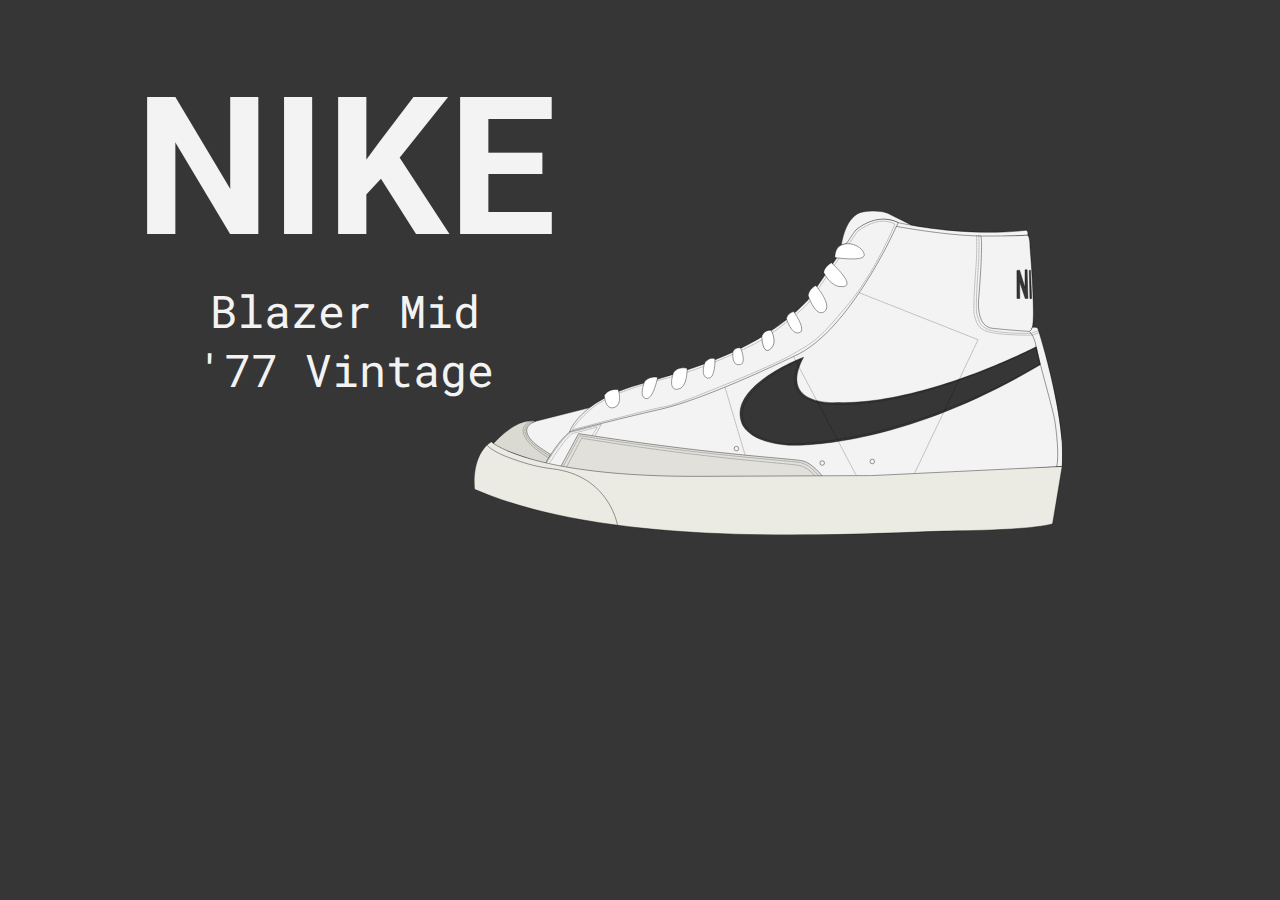
<file: index.html>
<!DOCTYPE html>
<html lang="en">

<head>
  <meta charset="UTF-8">
  <meta name="google-site-verification" content="hizk0LXKWCgUdxzpJ-cSbVB__upzKuSx_TGJQLwYn7U" />
  <meta name="viewport" content="width=device-width, initial-scale=1.0">

  <link href="https://fonts.googleapis.com/css2?family=Roboto:wght@900&display=swap" rel="stylesheet">
  <link href="https://fonts.googleapis.com/css2?family=Roboto+Mono:wght@100&family=Roboto:wght@900&display=swap"
    rel="stylesheet">
  <script src="main.js"></script>
  <link rel="stylesheet" href="https://cdnjs.cloudflare.com/ajax/libs/font-awesome/4.7.0/css/font-awesome.min.css">

  <link rel="stylesheet" href="css/main.css">
  <title>Nike Blazer '77 Vintage</title>

</head>

<body>

  <div class="container">
    <div class="hometxt">
      <h1>NIKE</h1>
      <p>Blazer Mid <br>'77 Vintage</p>
    </div>

    <div class="homesvg">
      <?xml version="1.0" encoding="UTF-8"?>
      <svg version="1.1" viewBox="0 0 191.68 105.59" xmlns="http://www.w3.org/2000/svg"
        xmlns:cc="http://creativecommons.org/ns#" xmlns:dc="http://purl.org/dc/elements/1.1/"
        xmlns:rdf="http://www.w3.org/1999/02/22-rdf-syntax-ns#">
        <metadata>
          <rdf:RDF>
            <cc:Work rdf:about="">
              <dc:format>image/svg+xml</dc:format>
              <dc:type rdf:resource="http://purl.org/dc/dcmitype/StillImage" />
              <dc:title />
            </cc:Work>
          </rdf:RDF>
        </metadata>
        <g transform="translate(-7.6676 -29.096)">
          <a href="about.html">
            <path id="colour"
              d="m188.99 48.056 0.51783 10.39-1.2194 9.438 2.8898 4.8443 1.4366 6.214-1.8709 1.8041s-54.189 36.95-96.083 21.782c0 0-9.4881-18.976 16.303-27.529 0 0 8.345-2.8143 7.9198 10.887s68.603-13.418 68.603-13.418l-3.8252-14.758-0.0167-9.7553z"
              fill="#363636" />
          </a>
          <path d="m127.26 40.25s1.1766-10.1 7.3803-10.876c6.2037-0.77689 8.3964 0.86829 8.3964 0.86829l7.6115 3.7552z"
            fill="#f3f3f3" stroke="#000" stroke-width=".13842px" />
          <path
            d="m131.79 35.566s7.1028-6.2129 14.011-2.6211c0 0 21.308 4.87 41.63 2.4754 0 0 0.92778 0.503 0.45302 1.6179 0 0-42.942 2.1217-41.409 1.8242 1.533-0.29745-14.183-1.5007-14.183-1.5007z"
            fill="#f3f3f3" stroke="#000" stroke-width=".12813px" />
          <path d="m27.706 97.613 18.959-4.7748 2.3796 10.159-19.678 10.891-8.5118-13.912 6.8504-2.3641" fill="#f3f3f3"
            stroke="#000" stroke-width=".12813px" />
          <path transform="matrix(.26458 0 0 .26458 7.6676 29.096)"
            d="m681.12 30.016c-2.9815 0.07759-6.9679 0.35613-13.461 0.57031-18.86 0.62214-49.646 0.4082-49.646 0.4082l-11.984 121.45 66.164 10.762s10.159-5.9105 14.656-19.314c4.4968-13.404-2.7656-100.06-2.7656-100.06 0.08651-12.367-2.9629-13.812-2.9629-13.812zm-3.0664 42.59h2.5684l0.91602 35.162-3.2402 0.12304-6.9102-20.67 0.1836 20.607-3.4863 0.1836-0.06055-34.672 3.3027-0.30664 6.6035 21.404 0.12305-21.832zm6.6992 0.5957 1.4707 34.68-2.1621 0.17187-0.86523-34.678 1.5566-0.17383z"
            fill="#f3f3f3" stroke="#000" stroke-width=".48429px" />
          <path
            d="m27.706 97.613s-9.0604 2.7262 4.9833 10.816l-1.949 3.2404-10.719-3.8148-6.6497-2.2489s7.6852-9.4811 14.335-7.9926z"
            fill="#dadad2" stroke="#000" stroke-width=".12813px" />
          <path transform="matrix(.26458 0 0 .26458 7.6676 29.096)"
            d="m519.2 19.008s-39.077 60.015-71.594 108.79c-32.516 48.775-150.6 82.507-187.62 97.035-37.013 14.529-116.74 38.167-133.87 42.814-17.122 4.6475-38.922 44.443-38.922 44.443l-5.1875 8.3887 323.78 16.258 317.89-22.248c5.1797-58.57-29.051-168.94-30.209-170.24-1.2536-1.4064-6.5352-0.79102-6.5352-0.79102-1.2107 3.9781-3.7188 4.9297-3.7188 4.9297s-23.869-1.5562-45.316-3.8047c-21.447-2.2485-16.777-38.053-16.777-38.053 5.5347-69.011 2.6367-75.531 2.6367-75.531-45.251-0.7338-104.57-11.986-104.57-11.986zm172.5 148.23 5.0156 22.139c-179.53 106.89-310.09 98.939-310.09 98.939-51.794-3.669-57.482-28.25-57.482-28.25-15.899-45.251 76.316-79.863 76.316-79.863-32.777 61.395 42.561 55.77 42.561 55.77 107.87 2.2014 243.68-68.734 243.68-68.734z"
            fill="#f3f3f3" stroke="#000" stroke-width=".48429px" />
          <path
            d="m188.44 68.356s1.6096 1.234 2.2424 4.988c0.6328 3.7541 5.5513 20.71 6.0691 24.075 0.51775 3.3653 1.4885 11.326 0.58247 15.079l1.812-0.19409"
            fill="none" stroke="#000" stroke-width=".12813px" />
          <path d="m31.314 111.14s5.3716-8.7692 8.025-9.9988l9.74-2.4916-7.9507 14.508" fill="none" stroke="#000"
            stroke-dasharray="1.74343, 0.072643" stroke-width=".072643" />
          <path
            d="m38.794 100.98s3.2034-9.7931 22.332-15.285c19.129-5.4915 39.905-11.532 55.189-27.457l15.472-22.677s6.3362-6.2277 14.011-2.6211l-0.94357 1.8904s-7.7222 17.414-18.978 30.359c-4.3306 4.9807-9.1571 9.195-14.22 11.316 0 0-27.925 13.674-43.118 17.152-15.193 3.4779-29.745 7.322-29.745 7.322z"
            fill="#f3f3f3" stroke="#000" stroke-width=".12813px" />
          <path
            d="m171.99 37.297s0.28719 3.9352-0.15076 9.966c-0.51142 7.0424-0.84522 14.125-0.48014 15.436 0.7119 2.5563 1.1568 4.5151 4.9347 5.4039 4.4484 1.0465 12.717 0.87368 12.717 0.87368"
            fill="none" stroke="#000" stroke-dasharray="0.871716, 0.072643" stroke-width=".072643" />
          <path
            d="m171.24 37.296s0.30756 4.0075-0.16147 10.149c-0.54767 7.1717-0.90516 14.384-0.51418 15.719 0.76239 2.6033 1.2388 4.598 5.2847 5.5032 4.7639 1.0658 13.619 0.88973 13.619 0.88973"
            fill="none" stroke="#000" stroke-dasharray="0.871715, 0.072643" stroke-width=".072643" />
          <path d="m89.356 86.466 6.677 22.486" fill="none" stroke="#000" stroke-dasharray="0.871715, 0.072643"
            stroke-width=".072643" />
          <path d="m32.17 111.38s5.3175-8.6265 7.5533-9.7766l8.0939-2.0678-7.8305 12.428" fill="none" stroke="#000"
            stroke-dasharray="1.54777, 0.0644905" stroke-width=".06449" />
          <path
            d="m121.09 115.54s-3.0847-4.1908-6.3109-5.0145c-3.2262-0.82373-28.41-1.8456-73.065-8.8998l-0.21014 0.38403-6.3738 11.834 43.886 2.883z"
            fill="#e1e0db" stroke="#000" stroke-width=".12813px" />
          <path d="m189.01 68.976 2.4269-0.87369" fill="none" stroke="#000" stroke-dasharray="0.871715, 0.072643"
            stroke-width=".072643" />
          <path d="m189.47 69.558 2.1831-0.80828" fill="none" stroke="#000" stroke-dasharray="0.871716, 0.072643"
            stroke-width=".072643" />
          <path d="m111.66 76.51 20.446 38.706" fill="none" stroke="#000" stroke-dasharray="0.871715, 0.072643"
            stroke-width=".072643" />
          <path d="m133.04 55.743 38.743 15.313-21.508 45.213" fill="none" stroke="#000"
            stroke-dasharray="0.871715, 0.072643" stroke-width=".072643" />
          <path
            d="m120.51 116.12s-3.0476-4.1634-6.2351-4.9818c-3.1875-0.81835-28.069-1.8335-72.188-8.8417l-0.20761 0.38152-6.2973 11.756 43.359 2.8642z"
            fill="none" stroke="#000" stroke-dasharray="0.873207, 0.0727674" stroke-width=".072767" />
          <path
            d="m120.17 117.14s-3.0102-4.2204-6.1585-5.0499-27.724-1.8586-71.301-8.9626l-0.20505 0.38675-6.2199 11.917 42.826 2.9034z"
            fill="none" stroke="#000" stroke-dasharray="0.873735, 0.0728119" stroke-width=".072812" />
          <path
            d="m7.8587 119.75s-1.4452-10.937 5.4149-15.467c0 0 12.685 11.52 68.471 11.261 55.786-0.25886 55.657-0.25886 55.657-0.25886l61.74-2.977-3.1064 18.639s-4.1419 1.9415-31.194 2.3298c-27.052 0.3883-109.46 7.1188-156.98-13.526z"
            fill="#ebebe3" stroke="#000" stroke-width=".12834" />
          <path
            d="m54.382 131.44s-2.6012-16.163-21.24-18.364c-5.8488-0.69049-9.8892-2.1687-12.994-3.2441-6.7898-2.3518-8.2416-4.5086-8.2416-4.5086"
            fill="none" stroke="#000" stroke-width=".12813px" />
          <path
            d="m110.52 104.97s10.127 0.15313 25.369-3.3052c14.607-3.3143 33.612-9.8433 56.084-22.693l-1.2224-5.3601s-36.833 19.263-65.547 18.514c0 0-19.393 0.40675-11.01-14.676 0 0-22.745 9.4795-18.679 20.596 0 0 1.7572 6.0232 15.005 6.9245z"
            fill="none" stroke="#000" stroke-dasharray="0.871715, 0.072643" stroke-width=".072643" />
          <path d="m26.937 97.493s-8.7532 3.025 5.4037 11.471" fill="none" stroke="#000"
            stroke-dasharray="0.871715, 0.072643" stroke-width=".072643" />
          <path d="m26.283 97.432s-8.6868 3.049 5.4581 11.957c0.07302 0.046 0.14659 0.0921 0.22081 0.13837" fill="none"
            stroke="#000" stroke-dasharray="0.910042, 0.0758358" stroke-width=".075836" />
          <path
            d="m39.663 100.37s26.153-6.8872 29.494-7.3906c3.3406-0.50338 10.97-3.5816 12.135-4.0346 1.1649-0.45303 22.324-8.7331 30.15-13.195 7.8253-4.4618 8.8092-5.2626 17.847-15.994 9.038-10.731 15.394-26.307 15.394-26.307s-4.4979-3.3977-12.232 2.4269c0 0-13.364 19.609-15.338 22.457-1.9739 2.8476-11.196 9.74-14.108 11.779-2.9123 2.0386-18.153 9.6429-31.517 13.17-13.364 3.5271-21.098 6.3423-25.919 10.517-4.8215 4.1743-5.9042 6.5714-5.9042 6.5714z"
            fill="none" stroke="#000" stroke-dasharray="0.871716, 0.072643" stroke-width=".072643" />
          <path
            d="m50.089 89.14s0.28242 4.9345 3.2112 4.0192c2.9288-0.91523 1.3294-5.853 1.3294-5.853s-2.9435-0.57175-4.5406 1.8337z"
            fill="#fff" stroke="#000" stroke-width=".12813px" />
          <path
            d="m63.234 84.577s-2.0621 5.1956 0.36332 5.6533c2.4254 0.45762 3.8493-6.9457 3.8493-6.9457s-2.3013-0.59951-4.2127 1.2924z"
            fill="#fff" stroke="#000" stroke-width=".12813px" />
          <path d="m72.587 81.822s-2.0062 5.5981 1.3267 5.3716 3.1388-6.8277 3.1388-6.8277-2.977-0.84133-4.4655 1.4561z"
            fill="#fff" stroke="#000" stroke-width=".12813px" />
          <path
            d="m82.813 78.522s-1.6179 4.5302 0.9384 5.048c2.5563 0.51774 2.3622-6.2452 2.3622-6.2452s-1.5856-0.9384-3.3006 1.1973z"
            fill="#fff" stroke="#000" stroke-width=".12813px" />
          <path
            d="m91.98 74.909s-0.68902 5.1663 2.5792 4.1955c0 0 1.7853-0.4648-0.09152-5.3186 0 0-1.5817-0.59193-2.4877 1.1231z"
            fill="#fff" stroke="#000" stroke-width=".12813px" />
          <path
            d="m101.37 69.827s0.10141 6.349 2.7379 4.3322c2.6365-2.0167 0.30421-6.1622 0.30421-6.1622s-1.9943-0.41082-3.0421 1.83z"
            fill="#fff" stroke="#000" stroke-width=".14069px" />
          <path
            d="m109.38 64.187s1.715 5.5333 4.2066 4.5949c2.4916-0.9384-1.8674-6.8872-1.8674-6.8872s-2.0804 0.60957-2.3393 2.2922z"
            fill="#fff" stroke="#000" stroke-width=".12813px" />
          <path
            d="m116.45 56.68s2.382 7.2158 5.2619 5.2743c2.8799-1.9415-2.7566-8.527-2.7566-8.527s-2.214 0.98756-2.5053 3.2527z"
            fill="#fff" stroke="#000" stroke-width=".12813px" />
          <path
            d="m121.49 49.101s2.3872 5.2816 6.4644 4.6668c4.0772-0.61482-3.9581-7.7775-3.9581-7.7775s-2.2359 1.3028-2.5063 3.1106z"
            fill="#fff" stroke="#000" stroke-width=".12813px" />
          <path
            d="m125.13 44.316s9.5312 1.3875 9.577-0.76333c0.0458-2.1508-4.0797-4.8347-7.4592-3.2949-1.247 0.56818-2.0485 1.8405-2.1178 4.0582z"
            fill="#fff" stroke="#000" stroke-width=".12813px" />
          <circle cx="93.103" cy="106.51" r=".74425" fill="none" stroke="#000" stroke-linejoin="round"
            stroke-width=".12834" />
          <circle cx="121.03" cy="111.2" r=".74425" fill="none" stroke="#000" stroke-linejoin="round"
            stroke-width=".12834" />
          <circle cx="137.34" cy="110.69" r=".74425" fill="none" stroke="#000" stroke-linejoin="round"
            stroke-width=".12834" />
        </g>
      </svg>

    </div>

</body>


</html>
</file>
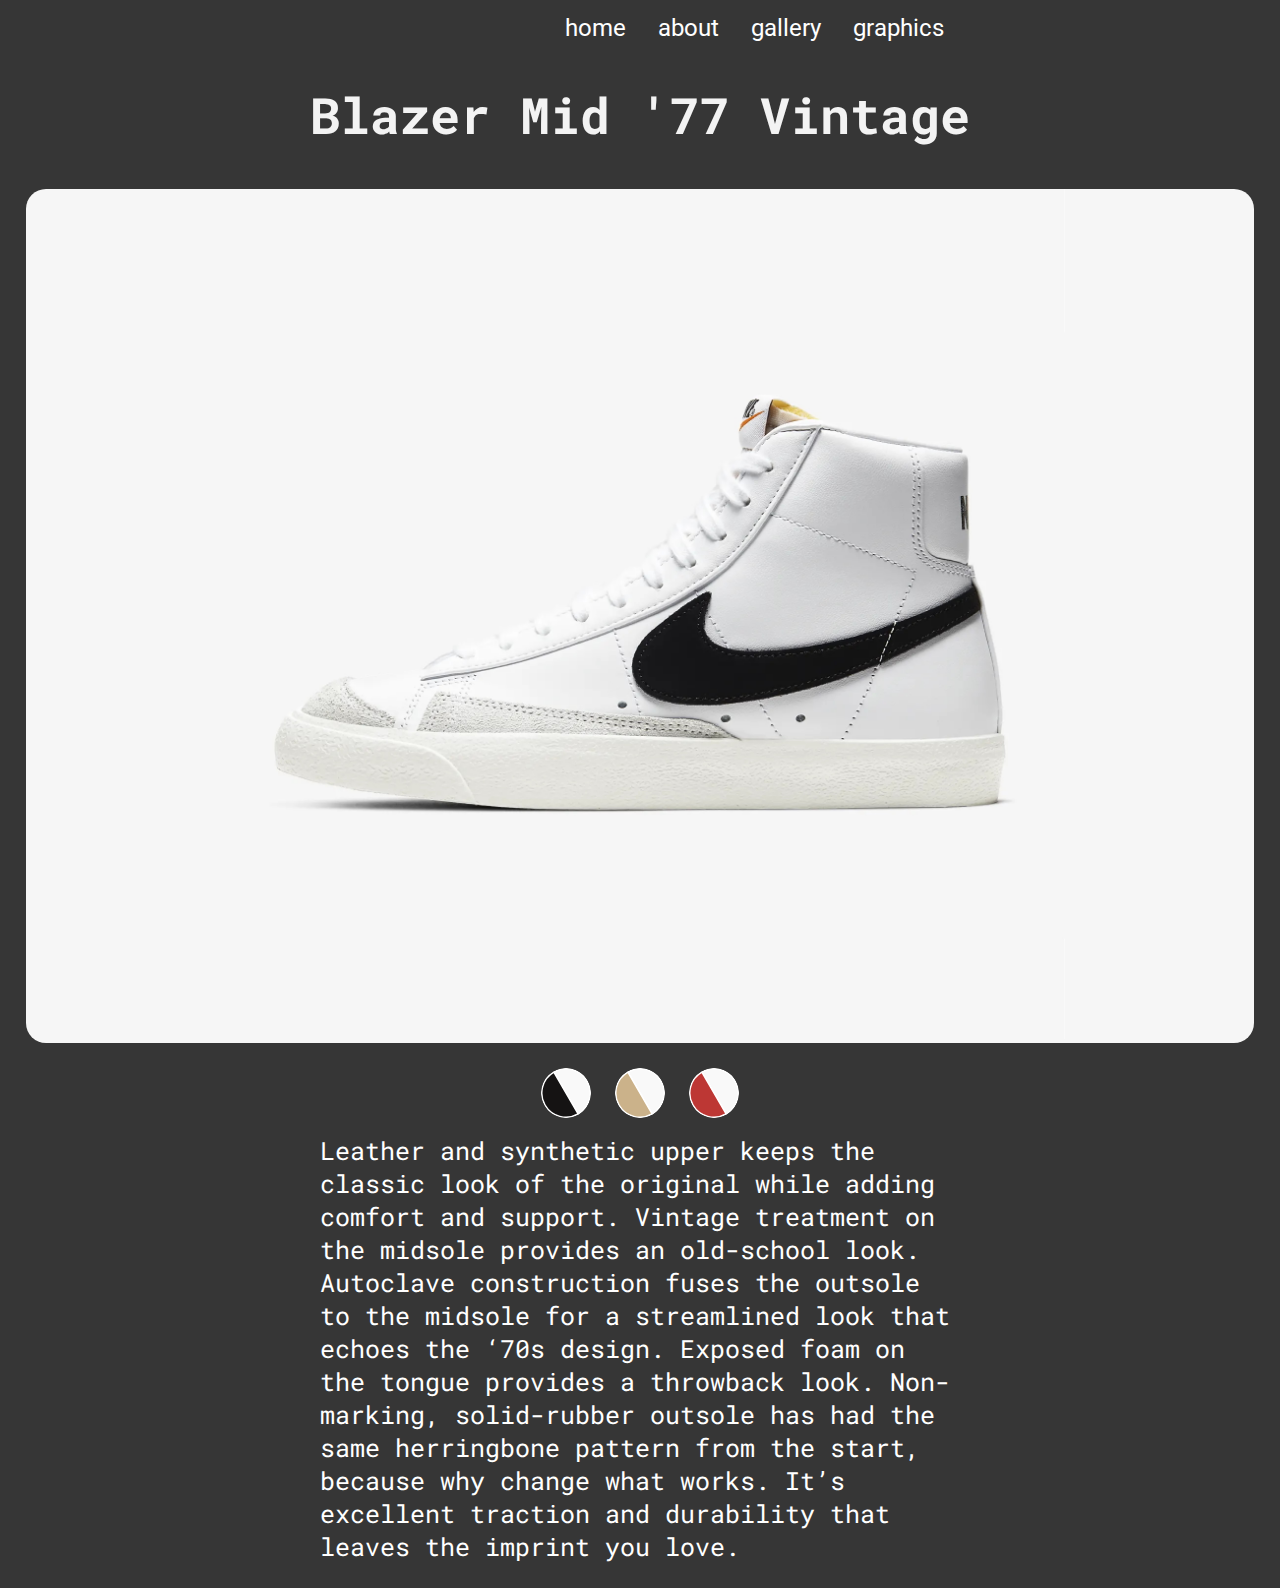
<file: gallery.html>
<!DOCTYPE html>
<html lang="en">

<head>
  <meta charset="UTF-8">
  <meta http-equiv="X-UA-Compatible" content="IE=edge">
  <meta name="viewport" content="width=device-width, initial-scale=1.0">
  <link href="https://fonts.googleapis.com/css2?family=Roboto:wght@900&display=swap" rel="stylesheet">
  <link href="https://fonts.googleapis.com/css2?family=Roboto+Mono:wght@100&family=Roboto:wght@900&display=swap"
    rel="stylesheet">
  <link rel="stylesheet" href="https://cdnjs.cloudflare.com/ajax/libs/font-awesome/4.7.0/css/font-awesome.min.css">
  <link href="https://fonts.googleapis.com/css2?family=Roboto:wght@300&display=swap" rel="stylesheet">

  <link rel="stylesheet" href="css/main.css">
  <script src="main.js"></script>
  <script src="slideshow.js"></script>
  <title>gallery</title>

</head>

<body>

  <div class="topnav" id="myTopnav">
    <div class="rightNavigation">
      <a href="index.html">home</a>
      <a href="about.html">about</a>
      <a href="gallery.html" class="active">gallery</a>
      <a href="graphics.html">graphics</a>
      <a href="javascript:void(0);" class="icon" onclick="myFunction()">
        <i class="fa fa-bars"></i>
      </a>
    </div>
  </div>

  <h2>Blazer Mid '77 Vintage</h2>


  <div class="image-container">
    <div class="slideshow-container">

      <div class="mySlides fade">
        <img src="img/slideshow/blazer-black.jpg" style="width:100%">
      </div>

      <div class="mySlides fade">
        <img src="img/slideshow/blazer-brown.jpg" style="width:100%">
      </div>

      <div class="mySlides fade">
        <img src="img/slideshow/blazer-red.jpg" style="width:100%">
      </div>


    </div>
  </div>


  <div style="text-align:center">
    <span class="icon-black" onclick="currentSlide(1)"></span>
    <span class="icon-brown" onclick="currentSlide(2)"></span>
    <span class="icon-red" onclick="currentSlide(3)"></span>
  </div>
  <div class="gallery-txt">
    <p>
      Leather and synthetic upper keeps the classic look of the original while adding comfort and support.
      Vintage treatment on the midsole provides an old-school look.
      Autoclave construction fuses the outsole to the midsole for a streamlined look that echoes the ‘70s design.
      Exposed foam on the tongue provides a throwback look.
      Non-marking, solid-rubber outsole has had the same herringbone pattern from the start, because why change what works. It’s excellent traction and durability that leaves the imprint you love.
    </p>
  </div>

  <script>    
    showSlides(slideIndex);
  </script>

</body>

</html>
</file>
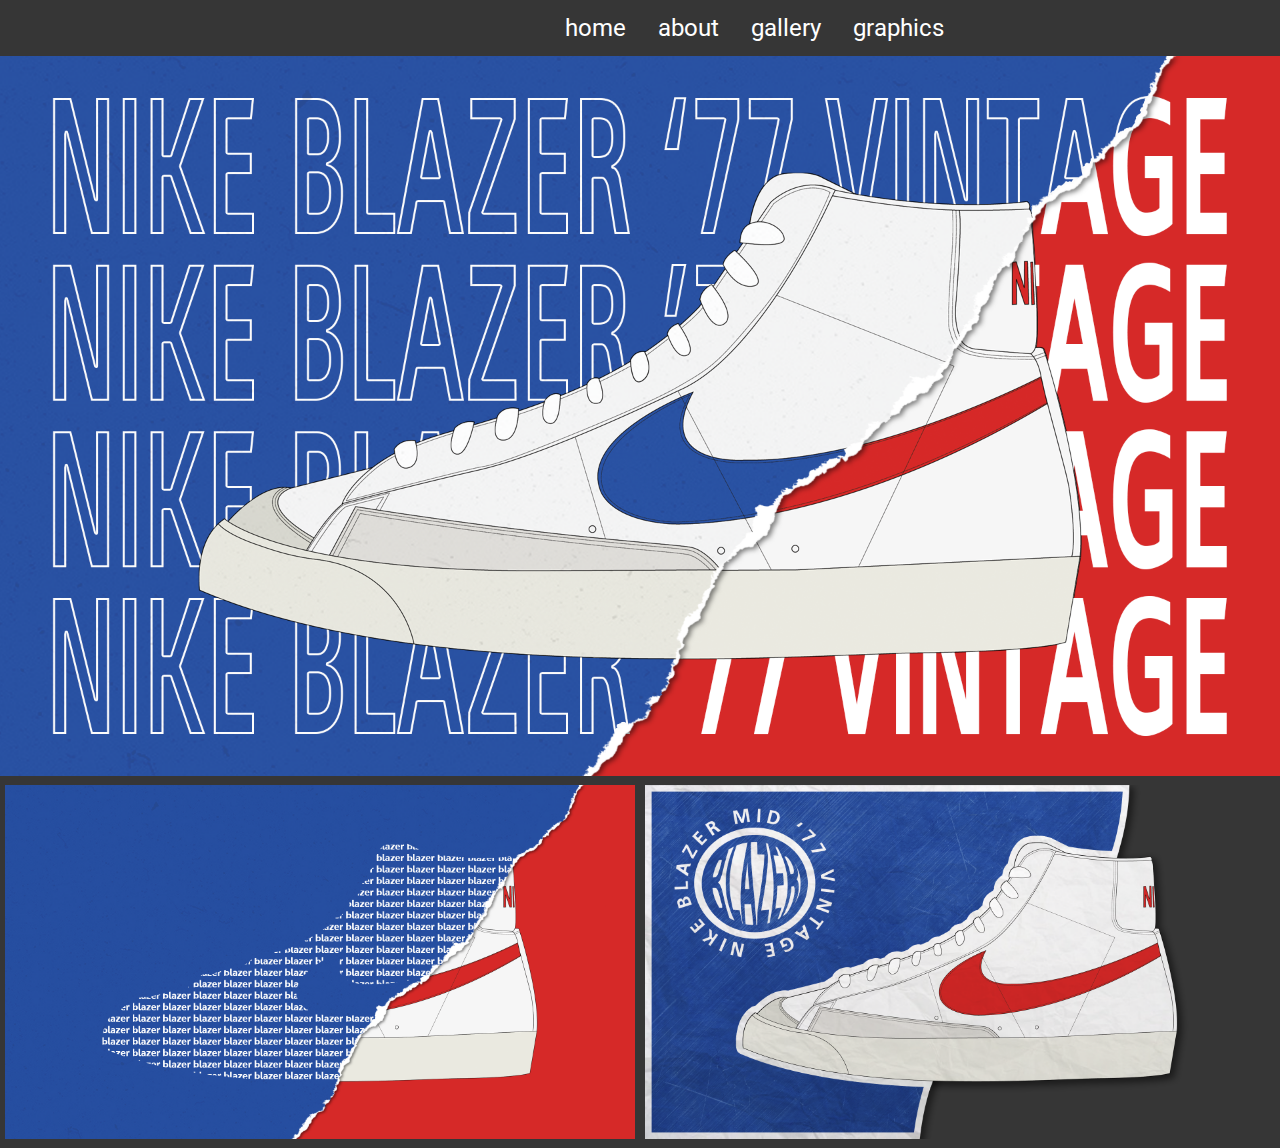
<file: graphics.html>
<!DOCTYPE html>
<html lang="en">

<head>
  <meta charset="UTF-8">
  <meta http-equiv="X-UA-Compatible" content="IE=edge">
  <meta name="viewport" content="width=device-width, initial-scale=1.0">
  <link href="https://fonts.googleapis.com/css2?family=Roboto:wght@900&display=swap" rel="stylesheet">
  <link href="https://fonts.googleapis.com/css2?family=Roboto+Mono:wght@100&family=Roboto:wght@900&display=swap"
    rel="stylesheet">
  <link rel="stylesheet" href="https://cdnjs.cloudflare.com/ajax/libs/font-awesome/4.7.0/css/font-awesome.min.css">
  <link href="https://fonts.googleapis.com/css2?family=Roboto:wght@300&display=swap" rel="stylesheet">

  <link rel="stylesheet" href="css/main.css">
  <script src="main.js"></script>

  <title>graphics</title>
  <style>

  </style>
  </style>
</head>

<body>

  <div class="topnav" id="myTopnav">
    <div class="rightNavigation">
      <a href="index.html">home</a>
      <a href="about.html">about</a>
      <a href="gallery.html">gallery</a>
      <a href="graphics.html" class="active">graphics</a>
      <a href="javascript:void(0);" class="icon" onclick="myFunction()">
        <i class="fa fa-bars"></i>
      </a>
    </div>
  </div>


  <a href="img/blazer1.png" target="_blank">
    <img src="img/blazer1.png" style="width:100%">
  </a>
  <div class="row">
    <div class="column">
      <a href="img/blazer2.png" target="_blank">
        <img src="img/blazer2.png" style="width:100%">
      </a>
    </div>
    <div class="column">
      <a href="img/blazer3paper.png" target="_blank">
        <img src="img/blazer3paper.png" style="width:100%">
      </a>
    </div>
  </div>
</body>

</html>
</file>
<file: css/main.css>
body {
  background-color:#363636;
  margin: 0;

}

svg {
display: block;
margin: auto;
}
#colour:hover{
/*blue*/
/*fill: #004dc2 !important;*/
fill: #e1e0db !important;
}

h2 {
font-size: 50px;
font-family: 'Roboto', sans-serif;
font-family: 'Roboto Mono', monospace;
padding-top: 2%;
margin-top: 0%;
color:#f3f3f3;
text-align: center;

}

.hometxt, h1 {
  font-size: 15vw;
  font-family: 'Roboto', sans-serif;
  margin-bottom: 0%;
  margin-top: 25%;
  color:#f3f3f3;
  
}
.hometxt, p {
  margin-top: 0%;
  font-size: 3.5vw;
  font-family: 'Roboto', sans-serif;
  font-family: 'Roboto Mono', monospace;
  color: #f3f3f3;

}/*
.hometxt {
  text-align: center;
  float: left;
  padding-left: 5%;

}*/


.homesvg {
padding-right: 2%;
padding-left: 2%;

}

.hometxt {
  left: 50%;

}


.container {
  position: relative;
  text-align: center;
  

}


a {
 outline: none; 
}


/*TRANSITION PAGE*/

.hometxt {
animation: transitionIn 2s;

}

.homesvg {
  animation: transitionSVG 3s;
  }

  .about-txt {
    animation: transitionTxt 3s;
  }


@keyframes transitionIn {
  from {
    transform: translate(-120%,-100%);
    opacity: 0;

  }
  
  to {
    opacity: 1;
  }
  
}

@keyframes transitionTxt {
  0% {
    opacity: 0;
  }
  100% {
    opacity: 1;
  
  }
}

@keyframes transitionSVG {
0% {
  opacity: 0;
}
50% {
 
  opacity: 0;
}
100% {
  opacity: 1;

}


}
@media screen and (min-width:801px) {

.rightNavigation {
float: right;
padding-right: 25%;
}


* {
box-sizing: border-box;
}

.column {
float: left;
width: 50%;
padding: 5px;
}


.homesvg {

position: absolute;
z-index: -1;
left: 50%;
transform: translate(-30%, 65%);
width: 50%;

}

.hometxt {
  position: absolute;
  left: 50%;
  transform: translate(-120%, -10%);
}


.image-container{
  margin-left: 2%;
  margin-right: 2%;
  border-radius: 20px;
  background-color: #F6F6F6;
  margin-top: 2%
 
}


.gallery-txt p {
  width: 50%;
}


}


.topnav {
overflow: hidden;
z-index: 2;
}

.topnav a {
font-family: 'Roboto', sans-serif;
float: left;
display: block;
color: white ;
text-align: left;
padding: 14px 16px;
text-decoration: none;
font-size: 24px;
}
.topnav a:hover {
color: white;
background-color: transparent;
}

.topnav a {
color: white
}

.topnav a:hover {
background-color: #F5F5F5;
color: white;
text-decoration: underline;
text-decoration-color: #E6E5E0;
background-color: transparent;
text-decoration-thickness: 3px;
}

.topnav a.active {
}

.topnav .icon {
display: none;
}

.gallery-txt p {
display: block;
margin-left: auto;
margin-right: auto;
font-size: 25px;
color: white;
margin-top: 1%;

}

.about-txt p {
padding-top: 20%;
display: block;
margin-left: auto;
margin-right: auto;
width: 50%;
font-size: 25px;
color: white;

/*BOX FOR TEXT FADED EDGES*/
/*background-color: rgba(0, 0, 0, 0.15);
box-shadow: 0px 0px 25px 25px rgba(05, 0, 0, 0.15);*/
 

}

@media only screen and (min-device-width : 768px) and (max-device-width : 1024px) and (orientation : landscape) {
.container {
margin-top: 8%;
}
.gallery-txt p {
  width: 80%;
  font-size: 22px;
}

.about-txt p {
  width: 70%;
  font-size: 20px;
}



}

@media screen and (max-width: 800px) {

  @keyframes transitionIn {
    from {
      opacity: 0;
      transform: translateY(-120%);
    }
    
    to {
      opacity: 1;
     
    }
    
  }

.topnav a {display: none;}
.topnav a.icon {
  float: right;
  display: block;
}

.topnav.responsive {
  position: relative;
  float: right;
  padding-top: 40px;
  display: block;
  padding-right: 0%;

}

.rightNavigation {
  float: right;
  margin-left: 2000px;

}
.topnav.responsive .icon {
  position: absolute;
  right: 0;
  top: 0;
}
.topnav.responsive a {
  float: none;
  display: block;
  text-align: left;
}

.gallery-txt p {
  width: 80%;
  font-size: 18px;
}

.about-txt p {
  width: 70%;
  font-size: 20px;
   

}


.hometxt, h1 {
  font-size: 25vw;
  margin-top: 15%;
}

.hometxt, p {

  font-size: 5vw;


}

h2 {
font-size: 30px;
}

}

.blazers-bottom {
width: 50%;
height: auto;
display: block;
margin-left: auto;
margin-right: auto;
}

#myVideo {


object-fit: cover;
width: 100vw;
height: 100vh;
position: fixed;
top: 0;
left: 0;
filter: brightness(60%);
z-index: -2;

transform: scale(1.5);
}

/* Slideshow */
.slideshow-container {
max-width: 850px;
margin: auto;
border-top: 20%;
margin-bottom: 2%;

}



.icon-black, .icon-brown , .icon-red  {
  cursor: pointer;
  height: 50px;
  width: 50px;
  border-radius: 50%;
  display: inline-block;
}

.icon-black {
content: url('../img/circle-black.svg');

}

.icon-brown {
  content: url('../img/circle-brown.svg');
  margin: 0 20px;
}


.icon-red {
  content: url('../img/circle-red.svg');
}

.icon-red:hover, .icon-black:hover, .icon-brown:hover {
  transform: scale(1.2);
}

/* Fading animation */

.fade {
-webkit-animation-name: fade;
-webkit-animation-duration: 1.5s;
animation-name: fade;
animation-duration: 1.5s;
}

@-webkit-keyframes fade {
from {opacity: .3} 
to {opacity: 1}
}

@keyframes fade {
from {opacity: .3} 
to {opacity: 1}
}
</file>
